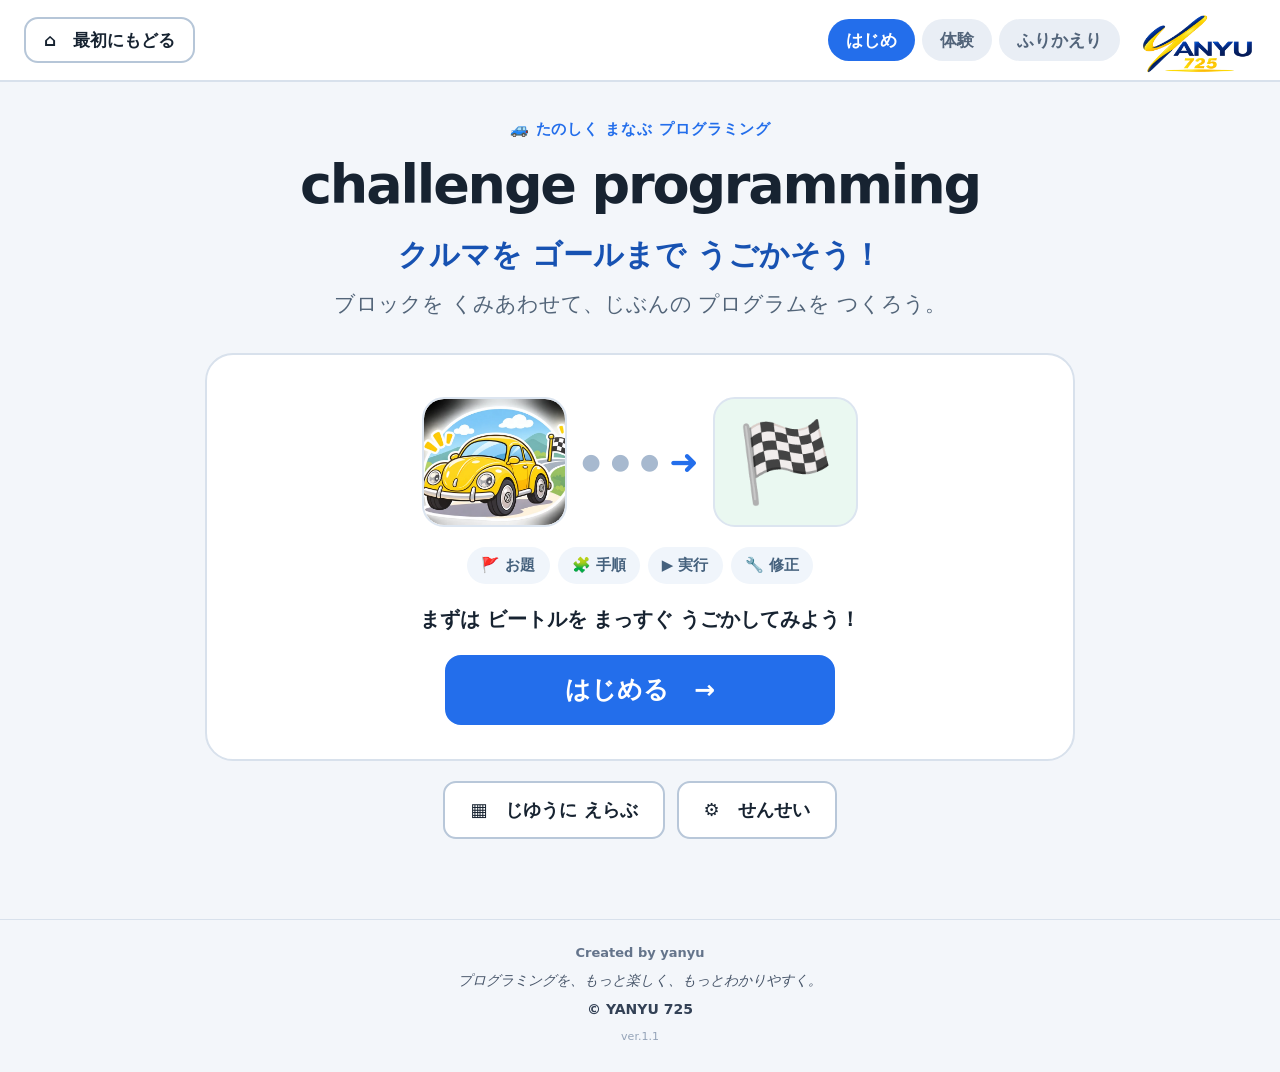
<file: index.html>
<!DOCTYPE html>
<html lang="ja">
<head>
<meta charset="utf-8">
<meta name="viewport" content="width=device-width,initial-scale=1">
<title>challenge programming</title>
<link rel="stylesheet" href="style.css?v=20261119beetle2">
</head>
<body>
<header class="site-header"><button class="back-home" data-a="scr" data-v="top">⌂　最初にもどる</button><nav id="site-nav" class="site-nav"><button data-a="scr" data-v="top" data-nav="top">はじめ</button><button data-a="scr" data-v="choose" data-nav="choose">体験</button><button data-a="scr" data-v="reflect" data-nav="reflect">ふりかえり</button></nav><div class="brand"><img src="yanyu725-logo.png" width="115" style="display:block;width:115px;max-width:100%;height:auto" alt="YANYU725" onerror="this.style.display='none';this.nextElementSibling.style.display='block'"><span class="brand-fallback" style="display:none">YANYU725</span></div></header>
<div id="app"></div>
<footer class="site-footer"><div class="footer-author">Created by yanyu</div><div class="footer-tagline">プログラミングを、もっと楽しく、もっとわかりやすく。</div><div class="footer-copyright">© YANYU 725</div><div class="footer-version">ver.1.1</div></footer>
<script src="script.js?v=20261119beetle2"></script>
</body>
</html>
</file>
<file: style.css>
*{box-sizing:border-box;touch-action:manipulation}
body{margin:0;font:20px/1.5 "Hiragino Maru Gothic ProN","BIZ UDPGothic",sans-serif;background:#fff8e1;color:#222;-webkit-user-select:none;user-select:none}
button{font:inherit;min-height:56px;min-width:56px;padding:6px 16px;border:3px solid #555;border-radius:16px;background:#fff;cursor:pointer}
button:disabled{opacity:.35}
.p{background:#ffd54f}.g{background:#a5d6a7}.r{background:#ef9a9a}.b{background:#90caf9}
#app{max-width:1100px;margin:auto;padding:10px}
h1{font-size:30px;text-align:center;margin:8px}
h2{margin:6px 0}
.cards{display:grid;grid-template-columns:repeat(auto-fit,minmax(260px,1fr));gap:14px;margin:12px 0}
.card{background:#fff;border:4px solid #ffb300;border-radius:24px;padding:14px;text-align:center}
.ic{font-size:60px}
.row{display:flex;gap:8px;flex-wrap:wrap;justify-content:center;margin:8px 0}
.head{display:flex;gap:10px;align-items:center}
.head b{font-size:22px}
.steps{display:flex;gap:6px;justify-content:center;flex-wrap:wrap;margin:6px 0}
.steps span{padding:6px 14px;border-radius:20px;background:#eee;border:3px solid transparent;font-weight:bold;opacity:.55}
.steps span.on{background:#ffd54f;border-color:#e65100;opacity:1}
.task{background:#fff;border-radius:16px;padding:8px 14px;margin:6px 0;font-size:24px;font-weight:bold}
.play{display:grid;grid-template-columns:1fr 1fr;gap:12px}
@media(max-width:800px){.play{grid-template-columns:1fr}}
.stage,.ed{background:#fff;border-radius:20px;padding:10px;border:3px solid #ddd;min-height:220px}
.stage{display:flex;flex-direction:column;align-items:center;justify-content:center;gap:8px}
.pal{display:flex;flex-wrap:wrap;gap:8px;margin-bottom:10px}
.pal button{background:#e3f2fd}
.prog{display:flex;flex-direction:column;gap:6px;min-height:80px;border-top:3px dashed #bbb;padding-top:8px}
.item{display:flex;align-items:center;gap:6px;background:#fffde7;border:3px solid #999;border-radius:14px;padding:4px 8px}
.item.cur{background:#ffcc80;border-color:#e65100}
.item .lb{flex:1;font-weight:bold}
.item button{min-height:48px;min-width:48px;padding:2px 8px}
.empty{color:#777;text-align:center}
.ctl{display:flex;gap:8px;flex-wrap:wrap;justify-content:center;margin:10px 0}
.box{background:#fff;border:3px solid #ffb300;border-radius:16px;padding:10px 14px;margin:6px 0;font-weight:bold}
.box.ok{background:#e8f5e9;border-color:#2e7d32;font-size:24px}
.board{position:relative;--cs:clamp(52px,12vmin,88px);display:grid;grid-template-columns:repeat(var(--cols),var(--cs));border:4px solid #555}
.board.bad{border-color:#d32f2f}
.cell{width:var(--cs);height:var(--cs);border:1px solid #bbb;background:#c8e6c9;display:flex;flex-direction:column;align-items:center;justify-content:center;font-size:30px;line-height:1}
.cell small{font-size:12px}
.car{position:absolute;width:var(--cs);height:var(--cs);padding:4px}
.car svg{width:100%;height:100%}
.boom{position:absolute;width:var(--cs);height:var(--cs);font-size:40px;display:flex;align-items:center;justify-content:center}
.sig{display:flex;gap:14px;background:#37474f;padding:16px;border-radius:40px}
.lamp{width:min(90px,22vw);height:min(90px,22vw);border-radius:50%;display:flex;align-items:center;justify-content:center;font-weight:bold;color:#fff;border:4px solid #111;opacity:.25}
.lamp.on{opacity:1;border-color:#fff;box-shadow:0 0 24px 8px #fff8}
.lamp.blue{background:#1e88e5}.lamp.yellow{background:#fbc02d;color:#222}.lamp.red{background:#e53935}
.led{display:grid;grid-template-columns:repeat(5,1fr);gap:8px;background:#111;padding:14px;border-radius:20px;width:min(300px,70vw)}
.led i{aspect-ratio:1;border-radius:50%;background:#3a1010}
.led i.on{background:#ff2b2b;box-shadow:0 0 12px #f33}
.big{font-size:24px;font-weight:bold;margin:0}
table{border-collapse:collapse;width:100%;background:#fff;font-size:16px}
td,th{border:2px solid #999;padding:4px 8px;text-align:center}
.opt{display:flex;gap:8px;flex-wrap:wrap}
.opt button.sel{background:#ffd54f;border-color:#e65100}

/* ふりかえりのキーワード */
.reflect-key{display:flex;align-items:center;gap:12px;flex-wrap:wrap;margin-bottom:8px}
.reflect-key strong{display:inline-block;background:#fff0b3;border:2px solid #e5aa00;border-radius:12px;padding:3px 12px;font-size:25px}
.reflect-key span{font-size:19px;color:#4e4e4e}
.reflect-question{margin-bottom:10px}

/* MakeCode風のブロック。クリック操作は従来どおり */
.codeblock,.item{--block:#317ac4;--edge:#20548d;position:relative;background:var(--block)!important;color:white;border:2px solid var(--edge)!important;border-radius:7px!important;clip-path:polygon(0 0,12% 0,16% 8%,30% 8%,34% 0,100% 0,100% 100%,34% 100%,30% 92%,16% 92%,12% 100%,0 100%);}
.codeblock{padding:12px 20px!important;min-height:62px}
.move{--block:#3479c5;--edge:#22518b}.time{--block:#8957b7;--edge:#613a88}.signalblock{--block:#bb6435;--edge:#87441e}.displayblock{--block:#b34474;--edge:#832a50}
.item{padding:10px 12px;gap:8px;clip-path:none;border-radius:9px!important}
.item:before{content:'';position:absolute;top:-1px;left:26px;width:28px;height:7px;background:#fffde7;border-radius:0 0 6px 6px}
.item .lb{color:white}.item>span:first-child{font-size:16px}
.item button{background:white;color:#222;border:2px solid #555}
.item.cur{outline:4px solid #ffb300;outline-offset:2px}
.refkeywords{display:grid;grid-template-columns:repeat(4,1fr);gap:8px;margin:12px 0}
.refkeywords>div{background:#fff;border:2px solid #ffb300;border-radius:12px;padding:9px 5px;text-align:center}
.refkeywords strong,.refkeywords small{display:block}.refkeywords small{font-size:15px}
.refheading{font-size:23px;color:#a14c00;margin-bottom:5px}
.brand{position:absolute;right:12px;top:10px;z-index:5;display:flex;align-items:center;justify-content:flex-end;width:76px;max-width:76px;min-height:0}
.brand img{max-width:100%;max-height:40px;object-fit:contain}.brand .brand-fallback{font-size:14px;font-weight:900;letter-spacing:.03em;color:#4c6688}
@media(max-width:650px){.refkeywords{grid-template-columns:repeat(2,1fr)}.brand{right:8px;top:5px;width:56px;max-width:56px}.brand .brand-fallback{font-size:11px}h1{padding-top:32px}}

/* YANYU725 logo: explicit image sizing */
.brand{width:60px!important;max-width:60px!important;min-height:0!important}
.brand img{display:block!important;width:60px!important;max-width:100%!important;height:auto!important;max-height:none!important}
@media(max-width:650px){.brand{width:48px!important;max-width:48px!important}.brand img{width:48px!important}}

/* verified version */
.version-note{text-align:center;font-size:13px;color:#666;margin:0 0 8px}
.refkeywords strong{font-size:19px}.refkeywords small{font-size:14px}
.codeblock{clip-path:none!important;clip-path:polygon(0 0,12% 0,16% 8%,30% 8%,34% 0,100% 0,100% 100%,34% 100%,30% 92%,16% 92%,12% 100%,0 100%)!important}

/* MakeCode-like puzzle blocks: visible connector tabs, separate edit controls */
.pal{gap:12px 10px;align-items:flex-start}
.pal .codeblock{clip-path:none!important;position:relative;isolation:isolate;overflow:visible;border:2px solid var(--edge)!important;border-radius:6px 9px 9px 6px!important;box-shadow:inset 0 3px 0 #ffffff30,0 3px 0 #00000020;padding:12px 17px!important;margin:6px 0 9px;min-height:57px;text-align:left;font-weight:700;color:#fff}
.pal .codeblock:before,.stack-block:before{content:"";position:absolute;top:-8px;left:23px;width:33px;height:10px;background:var(--block);border:2px solid var(--edge);border-bottom:0;border-radius:6px 6px 0 0;z-index:1}
.pal .codeblock:after,.stack-block:after{content:"";position:absolute;bottom:-9px;left:23px;width:33px;height:10px;background:var(--block);border:2px solid var(--edge);border-top:0;border-radius:0 0 6px 6px;z-index:2}
.prog{gap:10px;padding-top:17px;overflow:visible}
.program-row{display:flex;align-items:center;gap:8px;min-width:0}
.stack-block{--block:#3479c5;--edge:#22518b;position:relative;isolation:isolate;flex:1;min-width:0;display:flex;align-items:center;gap:10px;background:var(--block);color:white;border:2px solid var(--edge);border-radius:6px 9px 9px 6px;padding:12px 12px;min-height:58px;font-weight:bold;box-shadow:inset 0 3px 0 #ffffff30,0 3px 0 #00000020}
.stack-block .lb{flex:1;overflow-wrap:anywhere}
.stack-block .block-number{font-size:14px;background:#ffffff35;padding:2px 7px;border-radius:5px}
.block-actions{display:flex;gap:3px;flex-shrink:0}
.block-actions button{font-size:17px;min-width:40px;min-height:46px;padding:2px 6px;border:2px solid #777;border-radius:9px;background:#fff;color:#222}
.program-row.cur .stack-block{outline:4px solid #ffb300;outline-offset:3px}
@media(max-width:650px){.program-row{flex-wrap:wrap;margin-bottom:5px}.block-actions{margin-left:auto}.stack-block{flex-basis:100%}.brand{width:90px!important;max-width:90px!important}.brand img{width:90px!important}h1{padding-top:50px}}
/* brand is a discreet signature, larger than previous 60px */
.brand{width:115px!important;max-width:115px!important;right:12px;top:8px}
.brand img{width:115px!important;max-width:100%!important;height:auto!important;max-height:none!important}
@media(max-width:650px){.brand{width:90px!important;max-width:90px!important}.brand img{width:90px!important}}

/* v3: interlocking MakeCode-style blocks — top tab, bottom socket */
.prog{gap:0!important;padding-top:12px!important}
.program-row{position:relative;align-items:center;min-height:69px;margin:0!important}
.program-row+.program-row{margin-top:-9px!important}
.program-row:nth-child(1){z-index:1}
.program-row:nth-child(2){z-index:2}
.program-row:nth-child(3){z-index:3}
.program-row:nth-child(4){z-index:4}
.program-row:nth-child(n+5){z-index:5}
.stack-block{height:69px;min-height:69px;padding:14px 12px 9px!important;border:0!important;border-radius:0!important;box-shadow:none!important;clip-path:polygon(0 9px,26px 9px,26px 3px,30px 0,56px 0,60px 3px,60px 9px,100% 9px,100% 100%,60px 100%,60px calc(100% - 9px),56px calc(100% - 12px),30px calc(100% - 12px),26px calc(100% - 9px),26px 100%,0 100%)!important;filter:drop-shadow(0 2px 0 var(--edge));}
.stack-block:before,.stack-block:after{display:none!important}
.program-row.cur .stack-block{filter:brightness(1.12);outline:none!important}
.pal .codeblock{clip-path:polygon(0 9px,26px 9px,26px 3px,30px 0,56px 0,60px 3px,60px 9px,100% 9px,100% 100%,60px 100%,60px calc(100% - 9px),56px calc(100% - 12px),30px calc(100% - 12px),26px calc(100% - 9px),26px 100%,0 100%)!important;border:0!important;border-radius:0!important;min-height:69px;padding:18px 17px 14px!important;margin:0!important;box-shadow:none!important}
.pal .codeblock:before,.pal .codeblock:after{display:none!important}
@media(max-width:650px){.program-row{flex-wrap:nowrap!important;min-height:69px}.stack-block{flex-basis:auto!important}.block-actions{margin-left:0!important}.block-actions button{min-width:34px;min-height:40px;padding:2px 4px;font-size:15px}}

/* WhereData-inspired unified interface */
:root{--blue:#236eeb;--ink:#172331;--muted:#63748a;--line:#d8e1ec;--canvas:#f3f6fa}
body{background:var(--canvas);color:var(--ink);font-family:system-ui,"Hiragino Kaku Gothic ProN","BIZ UDPGothic",sans-serif;font-size:18px;line-height:1.55}
.site-header{height:82px;background:#fff;border-bottom:2px solid var(--line);display:flex;align-items:center;gap:16px;padding:10px 160px 10px 24px;position:relative}
.site-header button{min-height:42px;min-width:0;border:0;background:#e9eef5;border-radius:24px;padding:8px 18px;color:#52647a;font-size:17px;font-weight:700}
.site-header .back-home{background:#fff;border:2px solid #b6c6d8;border-radius:14px;color:var(--ink)}
.site-nav{display:flex;gap:7px;margin-left:auto;align-items:center}
.site-header .site-nav button.active{background:var(--blue);color:white}
.brand{position:absolute!important;right:23px!important;top:14px!important;width:120px!important;max-width:120px!important;min-height:0!important}
.brand img{width:120px!important;max-width:100%!important;height:auto!important}
#app{max-width:1120px;padding:26px 18px 60px}
h1{font-size:clamp(28px,4vw,44px);margin:4px 0 14px;letter-spacing:-.03em}h2{font-size:clamp(22px,3vw,30px);margin:10px 0;color:#1752b2}
button{border:2px solid #b8c7d9;border-radius:13px;background:white;color:var(--ink);font-weight:700;transition:background .15s,transform .15s}
button:not(:disabled):active{transform:scale(.98)}button.p,button.g,.primary-action{background:var(--blue);border-color:var(--blue);color:#fff}button.r{background:#fff0f0;border-color:#edb8b8}
.card,.box,.stage,.ed,.task{background:#fff;border:2px solid var(--line);border-radius:22px;box-shadow:none}
.card{padding:24px}.cards{gap:18px}.task{padding:14px 20px;font-size:22px}.stage,.ed{padding:18px}
.steps{gap:10px;margin:16px 0}.steps span{border:0;background:#e6ecf4;color:#516278;padding:8px 16px;opacity:1}.steps span.on{background:#dceaff;color:#1556bd}
.box{border-width:2px;padding:18px}.box.ok{border-color:#7dcda1}.refkeywords>div{border:2px solid var(--line);border-radius:16px;padding:15px 8px}.reflect-key strong{background:#e9f1ff;border-color:#c3d7f5;color:#1752b2}
.opt button.sel{background:#dbeafe;border-color:var(--blue);color:#164ca6}
.hero-intro{text-align:center;padding:10px 0 16px}.hero-intro h1{margin:2px 0 0;font-size:clamp(30px,5vw,54px);letter-spacing:-.04em}.hero-intro h2{margin:5px 0 10px}.hero-intro p{margin:4px auto 8px;color:#536579;font-size:clamp(16px,2vw,21px)}.hero-kicker{color:#236eeb;font-weight:800;font-size:15px;letter-spacing:.06em}
.hero-card{max-width:870px;margin:8px auto 0;background:#fff;border:2px solid var(--line);border-radius:28px;padding:30px 30px 34px;text-align:center}
.hero-route{display:flex;justify-content:center;align-items:center;gap:15px;padding:12px 0 20px}.hero-icon{width:145px;height:130px;display:grid;place-items:center;font-size:78px;border:2px solid #dce5f0;border-radius:22px;background:#f3f7fd}.hero-car{background:#eaf3ff}.hero-goal{background:#eaf8f1}.hero-track{display:flex;align-items:center;gap:10px;color:#a7b9cf;font-size:22px}.hero-track span:last-child{color:var(--blue);font-size:35px}
.hero-flow{display:flex;justify-content:center;gap:8px;flex-wrap:wrap}.hero-flow span{padding:7px 14px;border-radius:20px;background:#f0f5fb;color:#45617d;font-size:15px;font-weight:800}.hero-prompt{font-weight:700;font-size:20px;margin:20px 0}.primary-action{font-size:25px;min-width:min(100%,390px);min-height:70px;border-radius:16px}
.home-actions{display:flex;justify-content:center;gap:12px;margin:20px auto}.secondary-action{padding:12px 25px;min-height:58px}
.version-note{font-size:12px;color:#718096}
@media(max-width:700px){.site-header{height:auto;min-height:74px;padding:8px 88px 8px 10px;gap:6px;flex-wrap:wrap}.site-header button{font-size:12px!important;padding:7px 9px!important;min-height:35px!important}.site-nav{margin-left:0;gap:3px}.brand{right:8px!important;top:15px!important;width:75px!important;max-width:75px!important}.brand img{width:75px!important}#app{padding:16px 12px 35px}h1{padding-top:0!important}.hero-card{padding:20px 12px}.hero-route{gap:6px}.hero-icon{width:95px;height:94px;font-size:53px}.hero-track{gap:2px;font-size:10px}.hero-track span:last-child{font-size:24px}.hero-prompt{font-size:17px}.home-actions{flex-wrap:wrap}.secondary-action{font-size:16px}.hero-flow span{font-size:12px;padding:6px 9px}}

/* Beetle hero and shared site footer */
body{min-height:100vh;display:flex;flex-direction:column}
#app{flex:1;width:100%}
.hero-car{overflow:hidden;padding:0;background:#fff}
.beetle-hero-image{display:block;width:100%;height:100%;object-fit:cover;object-position:center;border-radius:20px}
.site-footer{border-top:1px solid #d8e1ec;background:#f3f6fa;text-align:center;padding:23px 12px 27px;color:#475569;display:flex;flex-direction:column;gap:7px;align-items:center}
.footer-author{font-size:13px;font-weight:700;color:#64748b}
.footer-tagline{font-size:14px;font-style:italic}
.footer-copyright{font-size:14px;font-weight:800;color:#334155}
.footer-version{font-size:11px;color:#94a3b8}
@media(max-width:700px){.beetle-hero-image{border-radius:14px}.site-footer{padding:20px 12px}}
</file>
